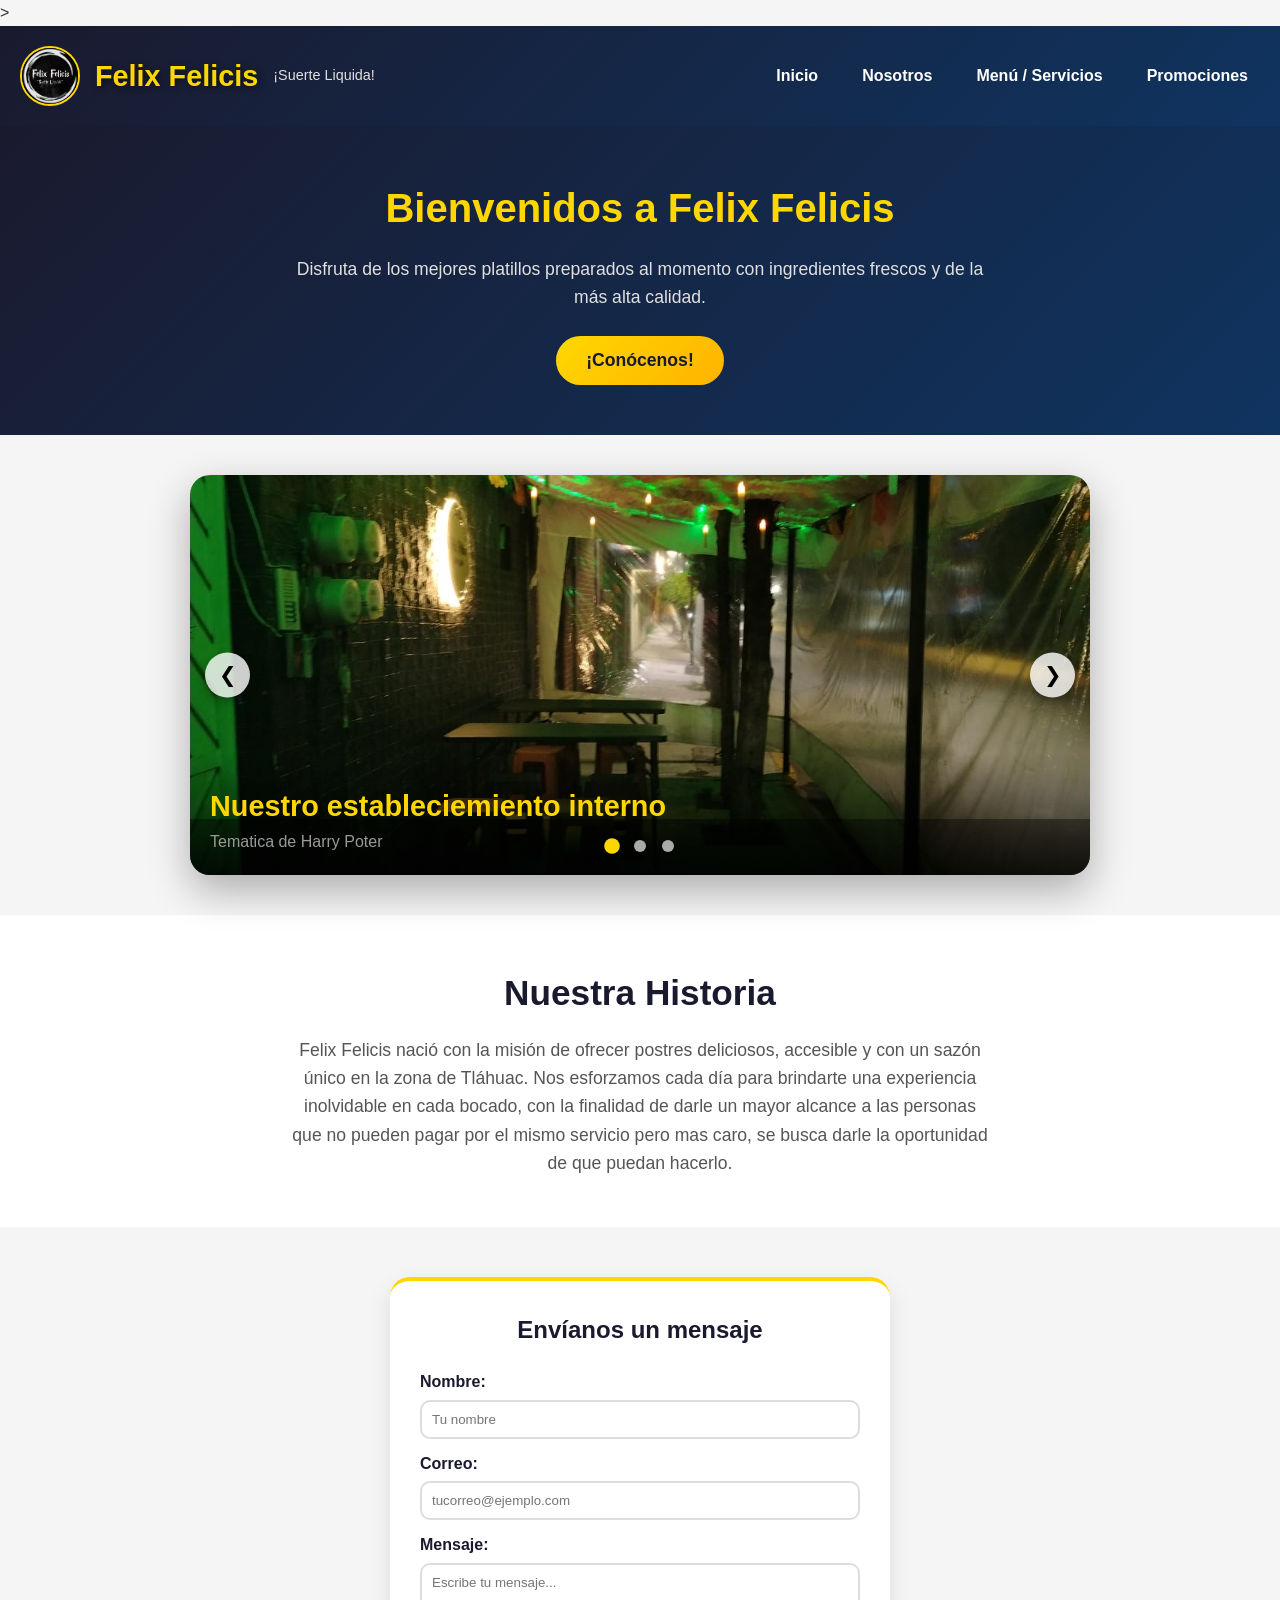
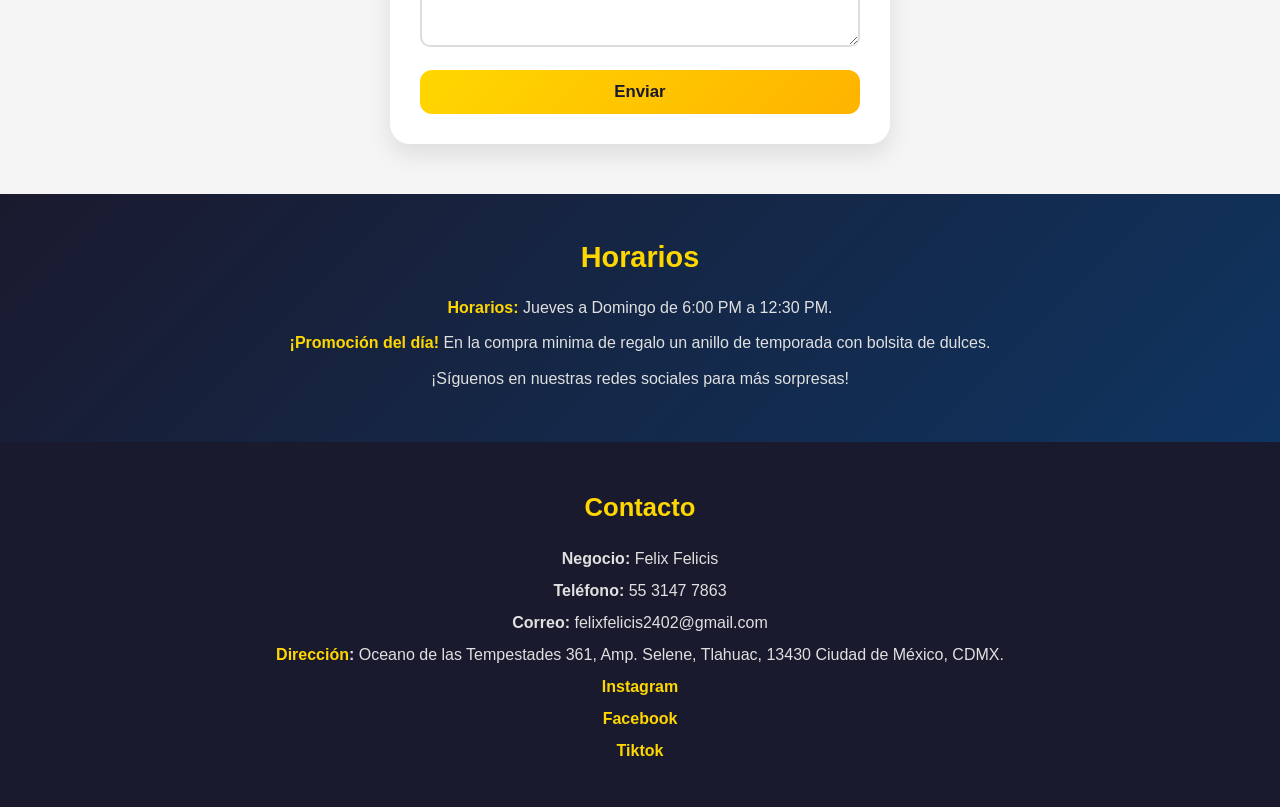
<file: index.html>
<!DOCTYPE html>
<html lang="es">
<head>
    <meta charset="UTF-8">
    <meta name="viewport" content="width=device-width, initial-scale=1.0">
    <title>Flelix Felicis - Comida Rápida</title>
    
   <link rel="stylesheet" href="css/estilos.css.css">
 >
</head>
<body>

    <header>
        <div class="logo-container">
            <img src="img/icono.jpeg" alt="Logo Felix Felicis" class="logo">
            <h1>Felix Felicis</h1>
            <p>¡Suerte Liquida!</p>
        </div>
        
        <nav id="menu">
            <ul>
                <li><a href="#inicio">Inicio</a></li>
                <li><a href="#nosotros">Nosotros</a></li>
                <li><a href="Menu.html">Menú / Servicios</a></li>
                <li><a href="Promociones.html">Promociones</a></li>
                
                
            </ul>
        </nav>

        
        <button class="menu-toggle" onclick="toggleMenu()">&#9776;</button>
    </header>

    <main>
        
        <section id="inicio">
            <h2>Bienvenidos a Felix Felicis</h2>
            <p>Disfruta de los mejores platillos preparados al momento con ingredientes frescos y de la más alta calidad.</p>

        
            <button class="btn-bienvenida" onclick="mostrarBienvenida()">¡Conócenos!</button>
        </section>

       
        <section class="slider">
            <div class="slides">
                <div class="slide active">
                    <img src="img/lugar .jpeg" alt="lugar">
                    <div class="slide-text">
                        <h3>Nuestro estableciemiento interno</h3>
                        <p>Tematica de Harry Poter</p>
                    </div>
                </div>
                <div class="slide">
                    <img src="img/Lugar1.jpeg" alt="Hamburguesas con tocino y papas">
                    <div class="slide-text">
                        <h3>Establecimineto</h3>
                        <p>Estamos para recibirte</p>
                    </div>
                </div>
                <div class="slide">
                    <img src="img/Lugar2.jpeg" alt="Bonneless">
                    <div class="slide-text">
                        <h3>Sencillo pero bonito</h3>
                        <p> </p>
                    </div>
                </div>
            </div>

            <button class="prev" onclick="cambiarSlide(-1)">&#10094;</button>
            <button class="next" onclick="cambiarSlide(1)">&#10095;</button>

            <div class="dots">
                <span class="dot active" onclick="irASlide(0)"></span>
                <span class="dot" onclick="irASlide(1)"></span>
                <span class="dot" onclick="irASlide(2)"></span>
            </div>
        </section>
        <!-- FIN DEL SLIDER -->

        <article id="nosotros">
            <h2>Nuestra Historia</h2>
            <p>Felix Felicis nació con la misión de ofrecer postres deliciosos, accesible y con un sazón único en la zona de Tláhuac. Nos esforzamos cada día para brindarte una experiencia inolvidable en cada bocado, con la finalidad de darle un mayor alcance a las personas que no pueden pagar por el mismo servicio pero mas caro, se busca darle la oportunidad de que puedan hacerlo.</p>
        </article>

        <!-- FORMULARIO INTERACTIVO -->
        <section class="formulario">
            <h2>Envíanos un mensaje</h2>
            <form id="formContacto" onsubmit="return enviarFormulario(event)">
                <label for="nombre">Nombre:</label>
                <input type="text" id="nombre" placeholder="Tu nombre">
                
                <label for="correo">Correo:</label>
                <input type="email" id="correo" placeholder="tucorreo@ejemplo.com">
                
                <label for="mensaje">Mensaje:</label>
                <textarea id="mensaje" rows="4" placeholder="Escribe tu mensaje..."></textarea>
                
                <button type="submit">Enviar</button>
            </form>
            <p id="mensajeExito" class="oculto">¡Gracias! Tu mensaje fue enviado correctamente. 😊</p>
        </section>

    </main>

    <aside>
        <h3> Horarios</h3>
        <p><strong>Horarios:</strong> Jueves a Domingo de 6:00 PM a 12:30 PM.</p>
        <p><strong>¡Promoción del día!</strong> En la compra minima de regalo un anillo de temporada con bolsita de dulces.</p>
        <p>¡Síguenos en nuestras redes sociales para más sorpresas!</p>
    </aside>

    <footer id="contacto">
        <h3>Contacto</h3>
        <p><strong>Negocio:</strong> Felix Felicis</p>
        <p><strong>Teléfono:</strong> 55 3147 7863</p>
        <p><strong>Correo:</strong> felixfelicis2402@gmail.com</p>
        
        <p><strong><a href="https://maps.app.goo.gl/RXEpuy8UTJZSbnDA7?g_st=ic" target="_blank">Dirección</a>:</strong> Oceano de las Tempestades 361, Amp. Selene, Tlahuac, 13430 Ciudad de México, CDMX.</p>
        <p><strong><a href="https://www.instagram.com/felix_felicis2402?igsh=MTJ3a3l5dmdza2oxbg==">Instagram</a></strong></p>
        <p><strong><a href="https://www.facebook.com/share/1DNjs97FNY/?mibextid=wwXIfr">Facebook</a></strong></p>
        <p><strong><a href="https://www.tiktok.com/@felixfelicis863?_r=1&_d=f55e99074c0m61&sec_uid=MS4wLjABAAAANvTuSax7vzeP313TZFrgUDKjZGfFw4YsPufjK46YPTtG0yG5NrtM2NuvioV313Fe&share_author_id=7556816651242505217&sharer_language=es&source=h5_m&u_code=eeahe398ile4cm&timestamp=1793977814&user_id=7373571640448435206&sec_user_id=MS4wLjABAAAAYtyteFhJ-nlu_PzxhVEWvYPIkMmwZBYFMO6fpd2C0vy5H-9fI2J7fKqR4M6IL5Ca&item_author_type=2&utm_source=whatsapp&utm_campaign=client_share&utm_medium=android&share_iid=7703941511780222738&share_link_id=0df6d3c2-b6ad-437b-bd6f-02d452b61b5c&share_app_id=1233&ugbiz_name=ACCOUNT&ug_btm=b6880%2Cb2878&social_share_type=5&share_enter_from=others_homepage&item_author_type=2&enable_checksum=1">Tiktok</a></strong></p>
        


   

    <!-- ===== JAVASCRIPT ===== -->
    <script>
        
        function toggleMenu() {
            document.getElementById('menu').classList.toggle('abierto');
        }

       
        function mostrarBienvenida() {
            alert('¡Bienvenido a Felix Felicis! 🪄 Somos tu poción de la suerte en Tláhuac. Tacos, hamburguesas y hot dogs preparados al momento. ¡Ven y prueba la magia!');
        }

       
        let slideIndex = 0;
        const slides = document.querySelectorAll('.slide');
        const dots = document.querySelectorAll('.dot');

        function mostrarSlide(n) {
            if (n >= slides.length) slideIndex = 0;
            if (n < 0) slideIndex = slides.length - 1;

            slides.forEach((s, i) => {
                s.classList.remove('active');
                dots[i].classList.remove('active');
            });

            slides[slideIndex].classList.add('active');
            dots[slideIndex].classList.add('active');
        }

        function cambiarSlide(direccion) {
            slideIndex += direccion;
            mostrarSlide(slideIndex);
        }

        function irASlide(n) {
            slideIndex = n;
            mostrarSlide(slideIndex);
        }

        setInterval(() => { slideIndex++; mostrarSlide(slideIndex); }, 4000);
        mostrarSlide(slideIndex);

        // ===== 4. CALCULADORA DE PRECIOS =====
        function calcularTotal() {
            const tacos = parseInt(document.getElementById('cantTacos').value) || 0;
            const hamburguesas = parseInt(document.getElementById('cantHamburguesas').value) || 0;
            const hotdogs = parseInt(document.getElementById('cantHotdogs').value) || 0;

            const total = (tacos * 15) + (hamburguesas * 45) + (hotdogs * 25);

            document.getElementById('resultadoCalculo').textContent =
                'Tu orden: ' + tacos + ' tacos, ' + hamburguesas + ' hamburguesas, ' + hotdogs + ' hot dogs. Total: $' + total;
        }

        // ===== 5. FORMULARIO INTERACTIVO =====
        function enviarFormulario(evento) {
            evento.preventDefault();

            const nombre = document.getElementById('nombre').value;
            const correo = document.getElementById('correo').value;
            const mensaje = document.getElementById('mensaje').value;

            if (nombre === '' || correo === '' || mensaje === '') {
                alert('Por favor llena todos los campos.');
                return false;
            }

            if (!correo.includes('@')) {
                alert('Escribe un correo válido.');
                return false;
            }

            document.getElementById('mensajeExito').classList.remove('oculto');
            document.getElementById('formContacto').reset();
            return false;
        }


        
    </script>

</body>
</html>
</file>
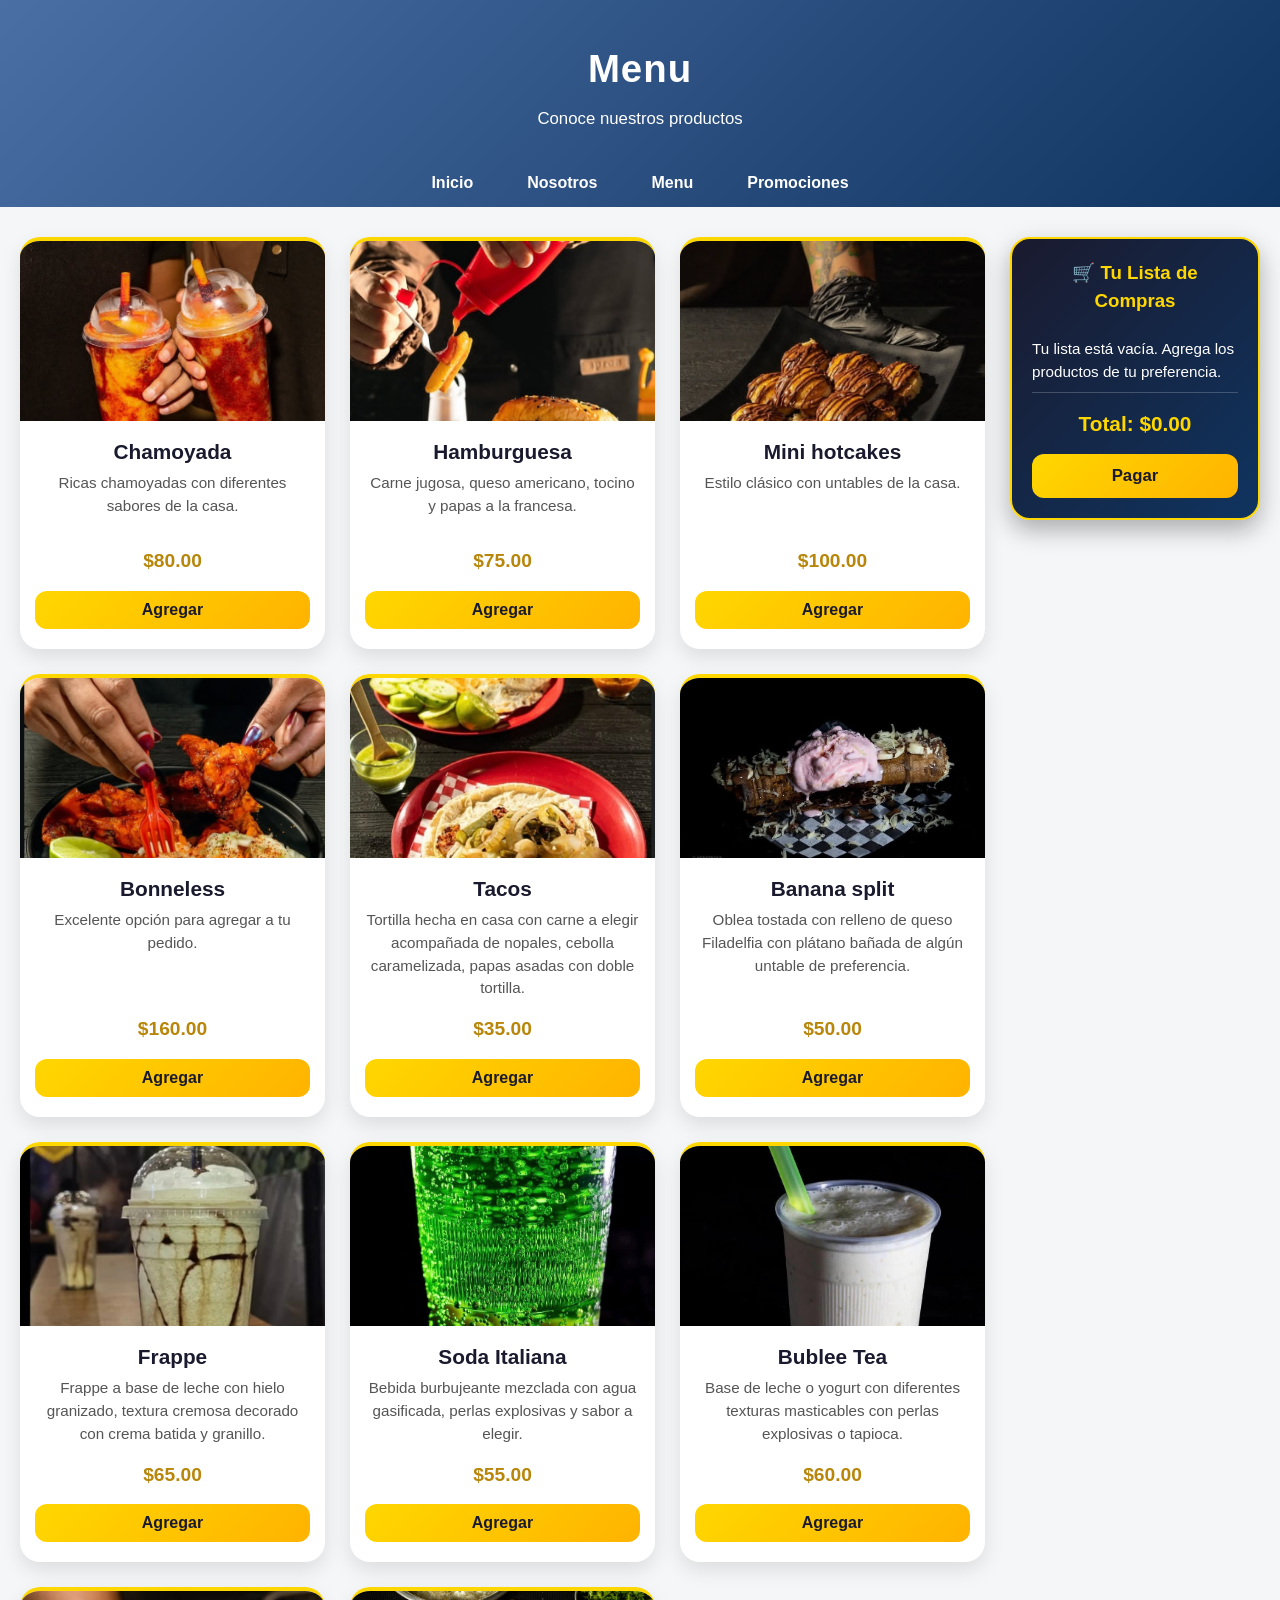
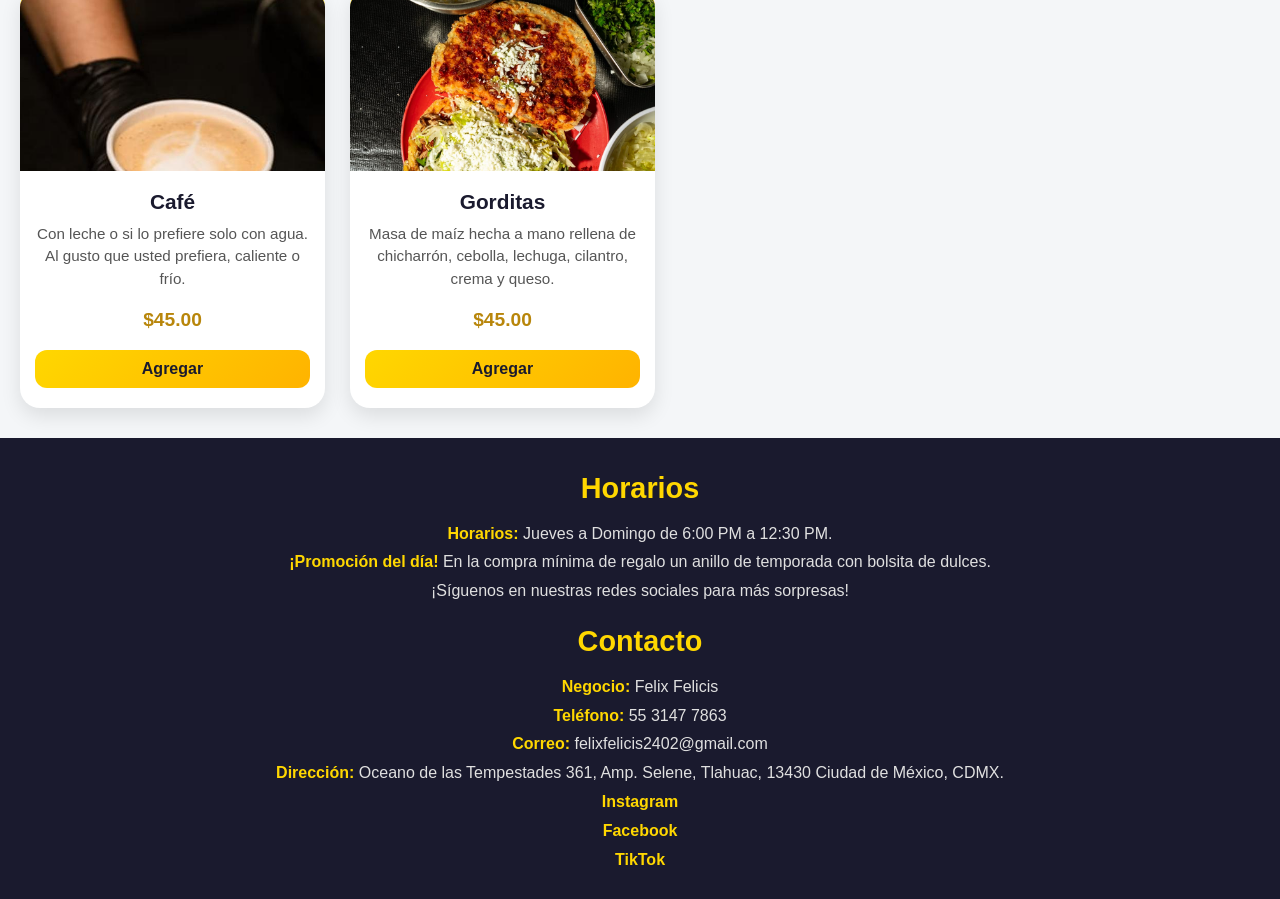
<file: Menu.html>
<!DOCTYPE html>
<html lang="es">
<head>
    <meta charset="UTF-8">
    <meta name="viewport" content="width=device-width, initial-scale=1.0">
    <title>Mi Catálogo</title>
    <link rel="stylesheet" href="css/EstiloMenu.css">
</head>

<body>

    <header>
        <h1>Menu</h1>
        <p>Conoce nuestros productos</p>

        <nav class="menu">
            <ul>
                <li><a href="index.html">Inicio</a></li>
                <li><a href="index.html">Nosotros</a></li>
                <li><a href="Menu.html">Menu</a></li>
                <li><a href="Promociones.html">Promociones</a></li>
            </ul>
        </nav>
    </header>


    <div class="contenido">

        <main class="contenedor" id="productos">

            <article class="tarjeta">
                <img src="img/chamoyadas.jpeg" alt="Chamoyadas">
                <h2>Chamoyada</h2>
                <p>Ricas chamoyadas con diferentes sabores de la casa.</p>
                <p class="precio">$80.00</p>
                <button onclick="agregar('Chamoyada', 80)">Agregar</button>
            </article>

            <article class="tarjeta">
                <img src="img/Hamburguesa.jpeg" alt="Hamburguesa">
                <h2>Hamburguesa</h2>
                <p>Carne jugosa, queso americano, tocino y papas a la francesa.</p>
                <p class="precio">$75.00</p>
                <button onclick="agregar('Hamburguesa', 75)">Agregar</button>
            </article>

            <article class="tarjeta">
                <img src="img/mini hotcakes.jpeg" alt="Mini hotcakes">
                <h2>Mini hotcakes</h2>
                <p>Estilo clásico con untables de la casa.</p>
                <p class="precio">$100.00</p>
                <button onclick="agregar('Mini hotcakes', 100)">Agregar</button>
            </article>

            <article class="tarjeta">
                <img src="img/plato con manos.jpeg" alt="Bonneless">
                <h2>Bonneless</h2>
                <p>Excelente opción para agregar a tu pedido.</p>
                <p class="precio">$160.00</p>
                <button onclick="agregar('Bonneless', 160)">Agregar</button>
            </article>

            <article class="tarjeta">
                <img src="img/Tacos.jpeg" alt="Tacos">
                <h2>Tacos</h2>
                <p>Tortilla hecha en casa con carne a elegir acompañada de nopales, cebolla caramelizada, papas asadas con doble tortilla.</p>
                <p class="precio">$35.00</p>
                <button onclick="agregar('Tacos', 35)">Agregar</button>
            </article>

            <article class="tarjeta">
                <img src="img/BananaSplit.jpeg" alt="Banana split">
                <h2>Banana split</h2>
                <p>Oblea tostada con relleno de queso Filadelfia con plátano bañada de algún untable de preferencia.</p>
                <p class="precio">$50.00</p>
                <button onclick="agregar('Banana split', 50)">Agregar</button>
            </article>

            <article class="tarjeta">
                <img src="img/Frappe.jpeg" alt="Frappe">
                <h2>Frappe</h2>
                <p>Frappe a base de leche con hielo granizado, textura cremosa decorado con crema batida y granillo.</p>
                <p class="precio">$65.00</p>
                <button onclick="agregar('Frappe', 65)">Agregar</button>
            </article>

            <article class="tarjeta">
                <img src="img/Soda.jpeg" alt="Soda">
                <h2>Soda Italiana</h2>
                <p>Bebida burbujeante mezclada con agua gasificada, perlas explosivas y sabor a elegir.</p>
                <p class="precio">$55.00</p>
                <button onclick="agregar('Soda Italiana', 55)">Agregar</button>
            </article>

            <article class="tarjeta">
                <img src="img/Bublee tea.jpeg" alt="Bublee Tea">
                <h2>Bublee Tea</h2>
                <p>Base de leche o yogurt con diferentes texturas masticables con perlas explosivas o tapioca.</p>
                <p class="precio">$60.00</p>
                <button onclick="agregar('Bublee Tea', 60)">Agregar</button>
            </article>

            <article class="tarjeta">
                <img src="img/Cafe.jpeg" alt="Cafe">
                <h2>Café</h2>
                <p>Con leche o si lo prefiere solo con agua. Al gusto que usted prefiera, caliente o frío.</p>
                <p class="precio">$45.00</p>
                <button onclick="agregar('Café', 45)">Agregar</button>
            </article>

            <article class="tarjeta">
                <img src="img/Gorditas.jpeg" alt="Gorditas">
                <h2>Gorditas</h2>
                <p>Masa de maíz hecha a mano rellena de chicharrón, cebolla, lechuga, cilantro, crema y queso.</p>
                <p class="precio">$45.00</p>
                <button onclick="agregar('Gorditas', 45)">Agregar</button>
            </article>

        </main>

        <!-- LISTA DE COMPRAS -->

        <aside class="lista-compras">

            <h3>🛒 Tu Lista de Compras</h3>

            <ul id="listaProductos">
                <li>Tu lista está vacía. Agrega los productos de tu preferencia.</li>
            </ul>

            <p class="total">
                Total: <span id="total">$0.00</span>
            </p>

            <button class="btn-pagar" onclick="pagar()">Pagar</button>

        </aside>

    </div>

    <!-- FOOTER -->

    <footer>

        <section class="horarios">

            <h3>Horarios</h3>

            <p><strong>Horarios:</strong> Jueves a Domingo de 6:00 PM a 12:30 PM.</p>

            <p><strong>¡Promoción del día!</strong> En la compra mínima de regalo un anillo de temporada con bolsita de dulces.</p>

            <p>¡Síguenos en nuestras redes sociales para más sorpresas!</p>

        </section>

        <section id="contacto">

            <h3>Contacto</h3>

            <p><strong>Negocio:</strong> Felix Felicis</p>

            <p><strong>Teléfono:</strong> 55 3147 7863</p>

            <p><strong>Correo:</strong> felixfelicis2402@gmail.com</p>

            <p>
                <strong>
                    <a href="https://maps.app.goo.gl/RXEpuy8UTJZSbnDA7?g_st=ic" target="_blank">Dirección</a>:
                </strong>
                Oceano de las Tempestades 361, Amp. Selene, Tlahuac, 13430 Ciudad de México, CDMX.
            </p>

            <p>
                <strong>
                    <a href="https://www.instagram.com/felix_felicis2402?igsh=MTJ3a3l5dmdza2oxbg==" target="_blank">Instagram</a>
                </strong>
            </p>

            <p>
                <strong>
                    <a href="https://www.facebook.com/share/1DNjs97FNY/?mibextid=wwXIfr" target="_blank">Facebook</a>
                </strong>
            </p>

            <p>
                <strong>
                    <a href="https://www.tiktok.com/@felixfelicis863" target="_blank">TikTok</a>
                </strong>
            </p>

        </section>

    </footer>

    <script>

        let carrito = [];

        function agregar(nombre, precio) {

            const productoExistente = carrito.find(p => p.nombre === nombre);

            if (productoExistente) {
                productoExistente.cantidad++;
            } else {
                carrito.push({
                    nombre: nombre,
                    precio: precio,
                    cantidad: 1
                });
            }

            mostrarLista();
        }

        function mostrarLista() {

            const lista = document.getElementById('listaProductos');
            const totalSpan = document.getElementById('total');

            if (carrito.length === 0) {

                lista.innerHTML = '<li>Tu lista está vacía. Agrega productos.</li>';
                totalSpan.textContent = '$0.00';

                return;
            }

            let total = 0;
            let html = '';

            carrito.forEach(producto => {

                const subtotal = producto.precio * producto.cantidad;

                total += subtotal;

                html += '<li>' + producto.nombre + ' x' + producto.cantidad +
                        ' <span>=$' + subtotal.toFixed(2) + '</span></li>';
            });

            lista.innerHTML = html;
            totalSpan.textContent = '$' + total.toFixed(2);
        }

        function pagar() {

            if (carrito.length === 0) {

                alert('Tu lista está vacía. Agrega productos primero.');

                return;
            }

            let resumen = 'Tu pedido:\n';
            let total = 0;

            carrito.forEach(producto => {

                const subtotal = producto.precio * producto.cantidad;

                total += subtotal;

                resumen += producto.nombre + ' x' + producto.cantidad +
                           ' = $' + subtotal.toFixed(2) + '\n';
            });

            resumen += '\nTotal: $' + total.toFixed(2);

            alert(resumen);

            carrito = [];

            mostrarLista();
        }

    </script>

</body>
</html>
</file>
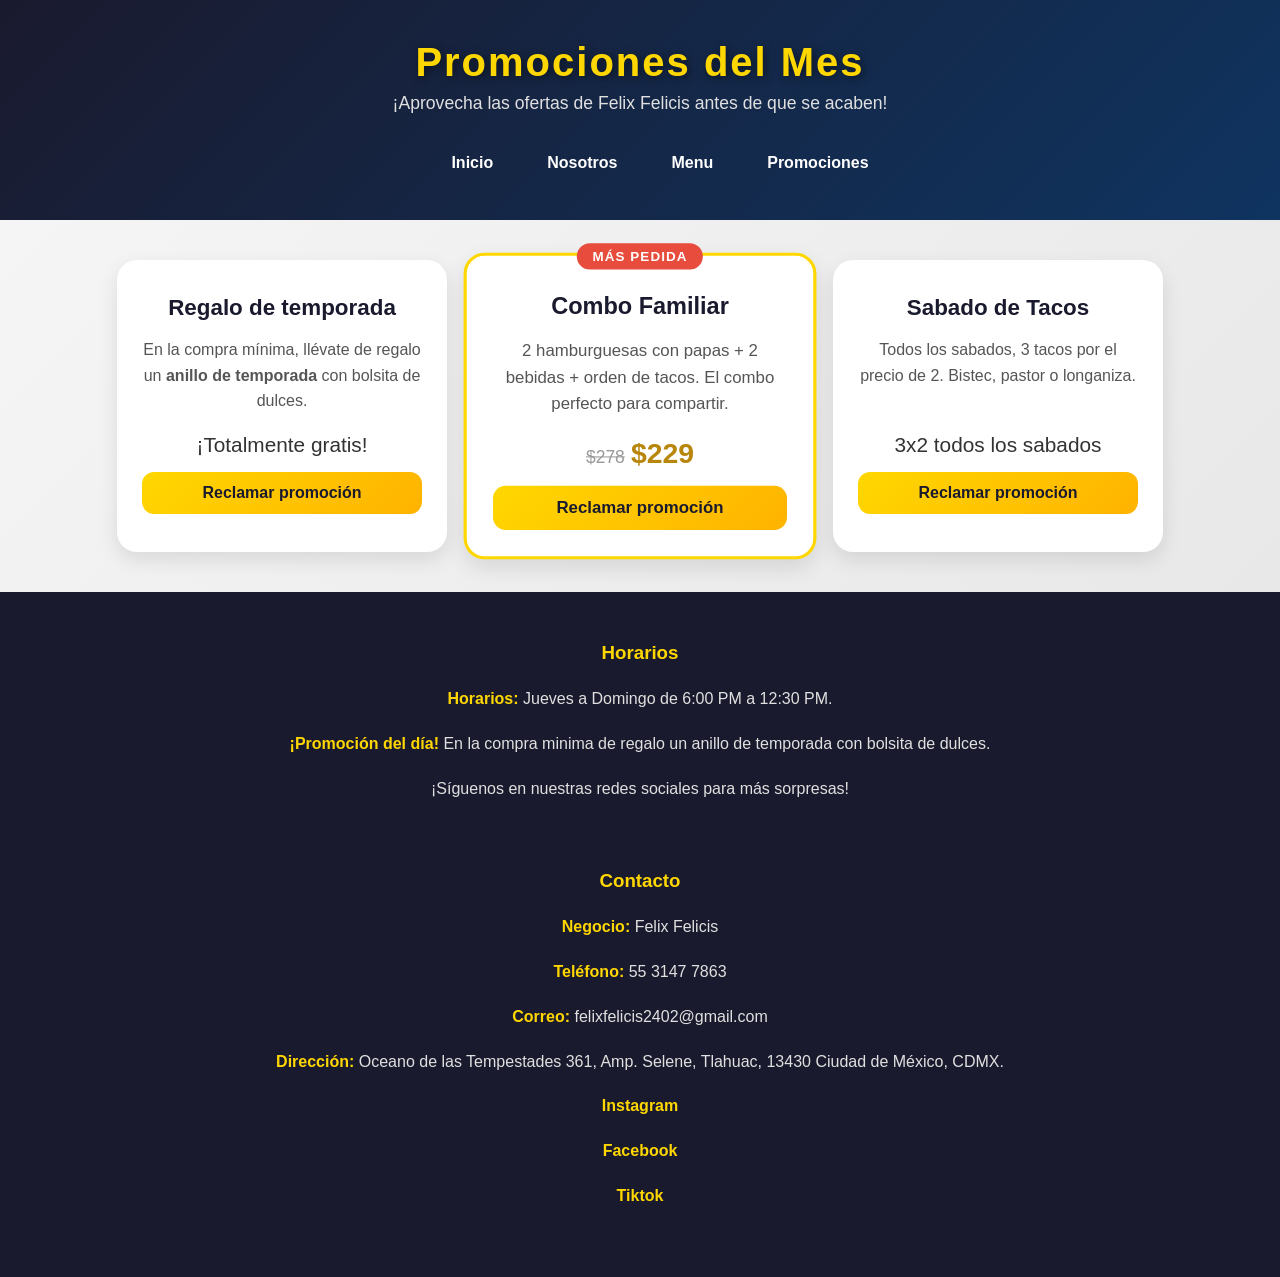
<file: Promociones.html>
<!DOCTYPE html>
<html lang="es">
<head>
    <meta charset="UTF-8">
    <meta name="viewport" content="width=device-width, initial-scale=1.0">
    <title>Promociones del Mes - Felix Felicis</title>
    <link rel="stylesheet" href="css/EstiloPromo.css">
   

</head>
<body>

    <header class="Encabezado">
        <h1> Promociones del Mes </h1>
        <p>¡Aprovecha las ofertas de Felix Felicis antes de que se acaben!</p>
        <nav class="menu">
            <ul>
                <li><a href="index.html">Inicio</a></li>
                <li><a href="index.html">Nosotros</a></li>
                <li><a href="Menu.html">Menu</a></li>
                <li><a href="Promociones.html">Promociones</a></li>
                
                
            </ul>
        </nav>
    </header>

    <main>

        <!-- Promociones -->
        <section class="promos">
            <div class="promo">
                <div class="promo-icon"></div>
                <h3>Regalo de temporada</h3>
                <p class="promo-detalle">En la compra mínima, llévate de regalo un <strong>anillo de temporada</strong> con bolsita de dulces.</p>
                <p class="promo-valor">¡Totalmente gratis!</p>
                <button class="btn-reclamar" onclick="reclamarPromo('Regalo de temporada')">Reclamar promoción</button>
            </div>

            <div class="promo destacada">
                <span class="etiqueta">MÁS PEDIDA</span>
                <div class="promo-icon"></div>
                <h3>Combo Familiar</h3>
                <p class="promo-detalle">2 hamburguesas con papas + 2 bebidas + orden de tacos. El combo perfecto para compartir.</p>
                <p class="promo-valor"><del>$278</del> <strong>$229</strong></p>
                <button class="btn-reclamar" onclick="reclamarPromo('Combo Familiar')">Reclamar promoción</button>
            </div>

            <div class="promo">
                <div class="promo-icon"></div>
                <h3>Sabado de Tacos</h3>
                <p class="promo-detalle">Todos los sabados, 3 tacos por el precio de 2. Bistec, pastor o longaniza.</p>
                <p class="promo-valor">3x2 todos los sabados</p>
                <button class="btn-reclamar" onclick="reclamarPromo('Martes de Tacos')">Reclamar promoción</button>
            </div>
        </section>

        <!-- Mensaje de confirmación -->
        <p id="mensajePromo" class="oculto"></p>
    </main>

    <footer>
        <aside>
            <h3> Horarios</h3>
            <p><strong>Horarios:</strong> Jueves a Domingo de 6:00 PM a 12:30 PM.</p>
            <p><strong>¡Promoción del día!</strong> En la compra minima de regalo un anillo de temporada con bolsita de dulces.</p>
            <p>¡Síguenos en nuestras redes sociales para más sorpresas!</p>
        </aside>
    
        <footer id="contacto">
            <h3>Contacto</h3>
            <p><strong>Negocio:</strong> Felix Felicis</p>
            <p><strong>Teléfono:</strong> 55 3147 7863</p>
            <p><strong>Correo:</strong> felixfelicis2402@gmail.com</p>
            
            <p><strong><a href="https://maps.app.goo.gl/RXEpuy8UTJZSbnDA7?g_st=ic" target="_blank">Dirección</a>:</strong> Oceano de las Tempestades 361, Amp. Selene, Tlahuac, 13430 Ciudad de México, CDMX.</p>
            <p><strong><a href="https://www.instagram.com/felix_felicis2402?igsh=MTJ3a3l5dmdza2oxbg==">Instagram</a></strong></p>
            <p><strong><a href="https://www.facebook.com/share/1DNjs97FNY/?mibextid=wwXIfr">Facebook</a></strong></p>
            <p><strong><a href="https://www.tiktok.com/@felixfelicis863?_r=1&_d=f55e99074c0m61&sec_uid=MS4wLjABAAAANvTuSax7vzeP313TZFrgUDKjZGfFw4YsPufjK46YPTtG0yG5NrtM2NuvioV313Fe&share_author_id=7556816651242505217&sharer_language=es&source=h5_m&u_code=eeahe398ile4cm&timestamp=1793977814&user_id=7373571640448435206&sec_user_id=MS4wLjABAAAAYtyteFhJ-nlu_PzxhVEWvYPIkMmwZBYFMO6fpd2C0vy5H-9fI2J7fKqR4M6IL5Ca&item_author_type=2&utm_source=whatsapp&utm_campaign=client_share&utm_medium=android&share_iid=7703941511780222738&share_link_id=0df6d3c2-b6ad-437b-bd6f-02d452b61b5c&share_app_id=1233&ugbiz_name=ACCOUNT&ug_btm=b6880%2Cb2878&social_share_type=5&share_enter_from=others_homepage&item_author_type=2&enable_checksum=1">Tiktok</a></strong></p>
    </footer>

    <script>
        // ===== 1. CONTADOR REGRESIVO =====
        // Fecha de fin de la promoción (fin de mes)
        const finPromo = new Date('2026-11-30T23:59:59');

        function actualizarContador() {
            const ahora = new Date();
            const diferencia = finPromo - ahora;

            if (diferencia <= 0) {
                document.getElementById('dias').textContent = 0;
                document.getElementById('horas').textContent = 0;
                document.getElementById('minutos').textContent = 0;
                document.getElementById('segundos').textContent = 0;
                return;
            }

            const dias = Math.floor(diferencia / (1000 * 60 * 60 * 24));
            const horas = Math.floor((diferencia % (1000 * 60 * 60 * 24)) / (1000 * 60 * 60));
            const minutos = Math.floor((diferencia % (1000 * 60 * 60)) / (1000 * 60));
            const segundos = Math.floor((diferencia % (1000 * 60)) / 1000);

            document.getElementById('dias').textContent = dias;
            document.getElementById('horas').textContent = horas;
            document.getElementById('minutos').textContent = minutos;
            document.getElementById('segundos').textContent = segundos;
        }

        // Actualizar cada segundo
        setInterval(actualizarContador, 1000);
        actualizarContador();

        // ===== 2. RECLAMAR PROMOCIÓN =====
        function reclamarPromo(nombrePromo) {
            const nombre = prompt('¡Genial que quieras la ' + nombrePromo + '! 🎉\n\n¿Cuál es tu nombre?');

            if (nombre === null || nombre.trim() === '') {
                alert('No se pudo reclamar. Escribe tu nombre para continuar.');
                return;
            }

            const mensaje = document.getElementById('mensajePromo');
            mensaje.classList.remove('oculto');
            mensaje.textContent = '🎊 ¡' + nombre + ', tu promoción "' + nombrePromo + '" está reservada! Menciónala al hacer tu pedido al 55 3147 7863. ¡Te esperamos!';

            // Ocultar el mensaje después de 6 segundos
            setTimeout(() => {
                mensaje.classList.add('oculto');
            }, 8000);
        }
    </script>

</body>
</html>
</file>
<file: css/estilos.css.css>
/* ===== GENERAL ===== */
* {
    margin: 0;
    padding: 0;
    box-sizing: border-box;
}

body {
    font-family: 'Segoe UI', Tahoma, Geneva, Verdana, sans-serif;
    background: #f5f5f5;
    color: #333;
    line-height: 1.6;
}

/* ===== ENCABEZADO ===== */
header {
    background: linear-gradient(135deg, #1a1a2e, #0f3460);
    padding: 20px;
    display: flex;
    align-items: center;
    justify-content: space-between;
    position: relative;
    flex-wrap: wrap;
}

.logo-container {
    display: flex;
    align-items: center;
    gap: 15px;
}

.logo {
    width: 60px;
    height: 60px;
    border-radius: 50%;
    border: 2px solid #ffd700;
}

.logo-container h1 {
    color: #ffd700;
    font-size: 1.8em;
    text-shadow: 2px 2px 6px rgba(0,0,0,0.5);
}

.logo-container p {
    font-size: 0.9em;
    color: #e0e0e0;
}

/* ===== MENÚ DE NAVEGACIÓN ===== */
nav ul {
    list-style: none;
    display: flex;
    gap: 20px;
}

nav a {
    color: #fff;
    text-decoration: none;
    font-weight: 600;
    padding: 8px 12px;
    border-radius: 8px;
    transition: background 0.3s, color 0.3s;
}

nav a:hover {
    background: #ffd700;
    color: #1a1a2e;
}

.menu-toggle {
    display: none;
    background: none;
    border: none;
    font-size: 2em;
    color: #ffd700;
    cursor: pointer;
}

/* ===== SECCIÓN INICIO ===== */
#inicio {
    text-align: center;
    padding: 50px 20px;
    background: linear-gradient(135deg, #1a1a2e, #0f3460);
    color: #fff;
}

#inicio h2 {
    color: #ffd700;
    font-size: 2.5em;
    margin-bottom: 15px;
}

#inicio p {
    max-width: 700px;
    margin: 0 auto 25px;
    font-size: 1.1em;
    color: #e0e0e0;
}

.btn-bienvenida {
    background: linear-gradient(135deg, #ffd700, #ffb300);
    color: #1a1a2e;
    border: none;
    padding: 14px 30px;
    border-radius: 25px;
    font-size: 1.1em;
    font-weight: bold;
    cursor: pointer;
    transition: transform 0.2s, box-shadow 0.2s;
}

.btn-bienvenida:hover {
    transform: translateY(-3px);
    box-shadow: 0 8px 20px rgba(255, 215, 0, 0.4);
}

/* ===== SLIDER ===== */
.slider {
    max-width: 900px;
    margin: 40px auto;
    position: relative;
    overflow: hidden;
    border-radius: 20px;
    box-shadow: 0 15px 40px rgba(0,0,0,0.3);
}

.slide {
    display: none;
    position: relative;
}

.slide.active { display: block; }

.slide img {
    width: 100%;
    height: 400px;
    object-fit: cover;
    display: block;
}

.slide-text {
    position: absolute;
    bottom: 0;
    left: 0;
    right: 0;
    background: linear-gradient(transparent, rgba(0,0,0,0.8));
    color: #fff;
    padding: 30px 20px 20px;
}

.slide-text h3 {
    color: #ffd700;
    font-size: 1.8em;
}

.prev, .next {
    position: absolute;
    top: 50%;
    transform: translateY(-50%);
    background: rgba(255, 255, 255, 0.8);
    border: none;
    width: 45px;
    height: 45px;
    border-radius: 50%;
    font-size: 1.3em;
    cursor: pointer;
    box-shadow: 0 4px 10px rgba(0,0,0,0.3);
    transition: background 0.3s;
    z-index: 10;
}

.prev:hover, .next:hover { background: #ffd700; }
.prev { left: 15px; }
.next { right: 15px; }

.dots {
    text-align: center;
    padding: 15px;
    background: rgba(0, 0, 0, 0.4);
    position: absolute;
    bottom: 0;
    left: 0;
    right: 0;
}

.dot {
    display: inline-block;
    width: 12px;
    height: 12px;
    margin: 0 6px;
    background: #aaa;
    border-radius: 50%;
    cursor: pointer;
    transition: background 0.3s, transform 0.3s;
}

.dot.active {
    background: #ffd700;
    transform: scale(1.3);
}

/* ===== MENÚ / SERVICIOS ===== */
#servicios {
    padding: 50px 20px;
    text-align: center;
}

#servicios h2 {
    color: #1a1a2e;
    font-size: 2.2em;
    margin-bottom: 30px;
}

.menu-items {
    display: flex;
    justify-content: center;
    gap: 25px;
    flex-wrap: wrap;
    margin-bottom: 40px;
}

.item {
    background: #fff;
    border-radius: 20px;
    padding: 25px;
    width: 280px;
    box-shadow: 0 8px 20px rgba(0,0,0,0.1);
    transition: transform 0.3s, box-shadow 0.3s;
    border-top: 4px solid #ffd700;
}

.item:hover {
    transform: translateY(-8px);
    box-shadow: 0 15px 30px rgba(0,0,0,0.2);
}

.item h3 {
    color: #1a1a2e;
    font-size: 1.4em;
    margin-bottom: 10px;
}

.item p {
    color: #555;
    line-height: 1.6;
}

.precio {
    font-size: 1.4em;
    font-weight: bold;
    color: #b8860b !important;
    margin-top: 10px;
}

/* ===== CALCULADORA ===== */
.calculadora {
    background: linear-gradient(135deg, #1a1a2e, #0f3460);
    color: #fff;
    border-radius: 20px;
    padding: 30px;
    max-width: 500px;
    margin: 0 auto;
    box-shadow: 0 10px 25px rgba(0,0,0,0.3);
}

.calculadora h3 {
    color: #ffd700;
    font-size: 1.5em;
    margin-bottom: 20px;
}

.calculadora label {
    display: block;
    margin: 12px 0;
    font-size: 1.05em;
}

.calculadora input[type="number"] {
    width: 70px;
    padding: 8px;
    border: 2px solid #ffd700;
    border-radius: 10px;
    background: #fff;
    font-size: 1em;
    text-align: center;
    margin-left: 8px;
}

.calculadora button {
    background: linear-gradient(135deg, #ffd700, #ffb300);
    color: #1a1a2e;
    border: none;
    padding: 12px 25px;
    border-radius: 12px;
    font-size: 1.05em;
    font-weight: bold;
    cursor: pointer;
    margin-top: 15px;
    transition: transform 0.2s;
}

.calculadora button:hover { transform: translateY(-3px); }

#resultadoCalculo {
    margin-top: 15px;
    font-weight: bold;
    color: #ffd700;
}

/* ===== NOSOTROS ===== */
#nosotros {
    padding: 50px 20px;
    background: #fff;
    text-align: center;
}

#nosotros h2 {
    color: #1a1a2e;
    font-size: 2.2em;
    margin-bottom: 15px;
}

#nosotros p {
    max-width: 700px;
    margin: 0 auto;
    color: #555;
    font-size: 1.1em;
}

/* ===== FORMULARIO ===== */
.formulario {
    max-width: 500px;
    margin: 50px auto;
    padding: 30px;
    background: #fff;
    border-radius: 20px;
    box-shadow: 0 10px 25px rgba(0,0,0,0.1);
    border-top: 4px solid #ffd700;
}

.formulario h2 {
    color: #1a1a2e;
    text-align: center;
    margin-bottom: 20px;
}

.formulario label {
    display: block;
    margin: 12px 0 5px;
    font-weight: 600;
    color: #1a1a2e;
}

.formulario input, .formulario textarea {
    width: 100%;
    padding: 10px;
    border: 2px solid #ddd;
    border-radius: 10px;
    font-family: inherit;
    transition: border-color 0.3s;
}

.formulario input:focus, .formulario textarea:focus {
    outline: none;
    border-color: #ffd700;
}

.formulario button {
    background: linear-gradient(135deg, #ffd700, #ffb300);
    color: #1a1a2e;
    border: none;
    padding: 12px 25px;
    border-radius: 12px;
    font-size: 1.05em;
    font-weight: bold;
    cursor: pointer;
    margin-top: 15px;
    width: 100%;
    transition: transform 0.2s;
}

.formulario button:hover { transform: translateY(-3px); }

.oculto { display: none; }
#mensajeExito {
    color: #28a745;
    text-align: center;
    font-weight: bold;
    margin-top: 15px;
}

/* ===== ASIDE ===== */
aside {
    background: linear-gradient(135deg, #1a1a2e, #0f3460);
    color: #fff;
    padding: 40px 20px;
    text-align: center;
}

aside h3 {
    color: #ffd700;
    font-size: 1.8em;
    margin-bottom: 15px;
}

aside p {
    margin: 10px 0;
    color: #e0e0e0;
}

aside strong { color: #ffd700; }

/* ===== FOOTER ===== */
footer {
    background: #1a1a2e;
    color: #e0e0e0;
    padding: 40px 20px;
    text-align: center;
    line-height: 2;
}

footer h3 {
    color: #ffd700;
    font-size: 1.6em;
    margin-bottom: 10px;
}

footer a {
    color: #ffd700;
    text-decoration: none;
}

footer a:hover { text-decoration: underline; }

/* ===== BOTÓN TEMA ===== */
.tema {
    position: fixed;
    bottom: 20px;
    right: 20px;
    background: linear-gradient(135deg, #ffd700, #ffb300);
    color: #1a1a2e;
    border: none;
    padding: 12px 16px;
    border-radius: 25px;
    font-weight: bold;
    cursor: pointer;
    box-shadow: 0 4px 10px rgba(0,0,0,0.3);
    z-index: 999;
    transition: transform 0.2s;
}

.tema:hover { transform: translateY(-3px); }

/* ===== MODO OSCURO ===== */
body.oscuro {
    background: #121212;
    color: #eee;
}

body.oscuro .item,
body.oscuro .formulario,
body.oscuro #nosotros {
    background: #1e1e1e;
    color: #eee;
}

body.oscuro .item p,
body.oscuro #nosotros p {
    color: #ccc;
}

body.oscuro .formulario input,
body.oscuro .formulario textarea {
    background: #2a2a2a;
    color: #fff;
    border-color: #555;
}

/* ===== RESPONSIVE ===== */
@media (max-width: 768px) {
    .menu-toggle {
        display: block;
        position: absolute;
        top: 20px;
        right: 20px;
    }

    #menu {
        display: none;
        width: 100%;
    }

    #menu.abierto { display: block; }
    #menu ul { flex-direction: column; text-align: center; gap: 10px; }
    .item { width: 90%; }
    .slide img { height: 250px; }
}
</file>
<file: css/EstiloMenu.css>
* {
    margin: 0;
    padding: 0;
    box-sizing: border-box;
}

html, body {
    width: 100%;
    margin: 0;
    padding: 0;
}

body {
    font-family: "Segoe UI", Roboto, Helvetica, Arial, sans-serif;
    background-color: #f4f6f8;
    color: #2b2b2b;
    line-height: 1.5;
    min-height: 100vh;
    display: flex;
    flex-direction: column;
}

/* ===== ENCABEZADO ===== */

body > header {
    background: linear-gradient(135deg, #4a6fa5, #0f3460);
    color: #fff;
    text-align: center;
    padding: 40px 20px 0;
    width: 100%;
}

header h1 {
    font-size: 2.4rem;
    letter-spacing: 1px;
    color: white;
    text-align: center;
}

header p {
    margin-top: 8px;
    font-size: 1.05rem;
    color: white;
    text-align: center;
}

/* ===== MENU DE NAVEGACION ===== */

.menu {
    margin-top: 28px;
    width: 100%;
}

.menu ul {
    list-style: none;
    display: flex;
    justify-content: center;
    flex-wrap: wrap;
    gap: 6px;
}

.menu a {
    display: block;
    padding: 12px 24px;
    color: #fff;
    text-decoration: none;
    font-weight: 600;
    border-radius: 8px 8px 0 0;
    transition: background-color 0.25s ease;
}

.menu a:hover {
    background-color: rgba(255, 255, 255, 0.22);
}

/* ===== CONTENEDOR PRINCIPAL ===== */

.contenido {
    display: flex;
    gap: 25px;
    padding: 30px 20px;
    width: 100%;
    max-width: 1400px;
    margin: 0 auto;
    align-items: flex-start;
    flex: 1;
}

/* ===== CONTENEDOR DE TARJETAS ===== */

.contenedor {
    flex: 1;
    min-width: 0;
    display: grid;
    grid-template-columns: repeat(3, minmax(0, 1fr));
    gap: 25px;
}

/* ===== TARJETAS ===== */

.tarjeta {
    background-color: #fff;
    border-radius: 20px;
    overflow: hidden;
    box-shadow: 0 8px 20px rgba(0, 0, 0, 0.1);
    border-top: 4px solid #ffd700;
    transition: transform 0.3s, box-shadow 0.3s;
    text-align: center;
    padding-bottom: 20px;
    display: flex;
    flex-direction: column;
    width: 100%;
    min-width: 0;
}

.tarjeta:hover {
    transform: translateY(-8px);
    box-shadow: 0 15px 30px rgba(0, 0, 0, 0.2);
}

.tarjeta img {
    width: 100%;
    height: 180px;
    object-fit: cover;
    display: block;
}

.tarjeta h2 {
    color: #1a1a2e;
    margin: 15px 0 5px;
    padding: 0 10px;
    font-size: 1.3em;
    overflow-wrap: anywhere;
}

.tarjeta p {
    color: #555;
    padding: 0 15px;
    line-height: 1.5;
    font-size: 0.95em;
    min-height: 60px;
    overflow-wrap: anywhere;
}

.tarjeta .precio {
    color: #b8860b;
    font-weight: bold;
    font-size: 1.2em;
    min-height: auto;
    margin-top: auto;
    padding: 15px;
}

.tarjeta button {
    background: linear-gradient(135deg, #ffd700, #ffb300);
    color: #1a1a2e;
    border: none;
    padding: 10px;
    border-radius: 12px;
    font-weight: bold;
    font-size: 1em;
    cursor: pointer;
    transition: transform 0.2s;
    margin: 0 15px;
}

.tarjeta button:hover {
    transform: translateY(-3px);
}

/* ===== LISTA DE COMPRAS ===== */

.lista-compras {
    width: 250px;
    max-width: 100%;
    flex-shrink: 0;
    background: linear-gradient(135deg, #1a1a2e, #0f3460);
    color: #fff;
    border-radius: 20px;
    padding: 20px;
    box-shadow: 0 10px 25px rgba(0, 0, 0, 0.3);
    border: 2px solid #ffd700;
    position: sticky;
    top: 20px;
}

.lista-compras h3 {
    color: #ffd700;
    margin-bottom: 15px;
    text-align: center;
}

.lista-compras ul {
    list-style: none;
    max-height: 400px;
    overflow-y: auto;
    padding: 0;
    margin: 0;
}

.lista-compras li {
    padding: 8px 0;
    border-bottom: 1px solid rgba(255, 255, 255, 0.2);
    font-size: 0.95em;
    overflow-wrap: anywhere;
    display: flex;
    justify-content: space-between;
    gap: 8px;
}

.lista-compras li span {
    color: #ffd700;
}

.total {
    text-align: center;
    font-size: 1.3em;
    font-weight: bold;
    margin: 15px 0;
    color: #ffd700;
}

.btn-pagar {
    width: 100%;
    background: linear-gradient(135deg, #ffd700, #ffb300);
    color: #1a1a2e;
    border: none;
    padding: 12px;
    border-radius: 12px;
    font-weight: bold;
    font-size: 1.05em;
    cursor: pointer;
    transition: transform 0.2s;
}

.btn-pagar:hover {
    transform: translateY(-3px);
}

/* ===== FOOTER ===== */

footer {
    background-color: #1a1a2e;
    color: #e0e0e0;
    width: 100%;
    max-width: none;
    margin: 0;
    padding: 20px 15px;
    text-align: center;
    line-height: 1.8;
    overflow-wrap: anywhere;
}

footer h3 {
    color: #ffd700;
    font-size: 1.8em;
    margin-bottom: 5px;
}

footer p {
    margin: 0;
    padding: 0;
}

footer strong {
    color: #ffd700;
}

footer a {
    color: #ffd700;
    text-decoration: none;
}

footer a:hover {
    text-decoration: underline;
}

footer section {
    width: 100%;
    margin: 0;
    padding: 5px 0;
}

/* ===== DISEÑO RESPONSIVO ===== */

/* Computadoras pequeñas */

@media (max-width: 1100px) {

    .contenedor {
        grid-template-columns: repeat(2, minmax(0, 1fr));
    }

}

/* Tablets */

@media (max-width: 900px) {

    .contenido {
        flex-direction: column;
        align-items: stretch;
        padding: 20px;
    }

    .contenedor {
        width: 100%;
        grid-template-columns: repeat(2, minmax(0, 1fr));
    }

    .lista-compras {
        width: 100%;
        position: static;
    }

}

/* Celulares */

@media (max-width: 600px) {

    body > header {
        padding: 25px 10px 0;
    }

    header h1 {
        font-size: 1.8rem;
    }

    header p {
        font-size: 0.95rem;
    }

    .menu {
        margin-top: 15px;
    }

    .menu a {
        padding: 10px 12px;
        font-size: 0.9rem;
    }

    .contenido {
        width: 100%;
        padding: 15px;
        gap: 20px;
    }

    .contenedor {
        width: 100%;
        grid-template-columns: 1fr;
        gap: 20px;
    }

    .tarjeta {
        width: 100%;
    }

    .tarjeta img {
        width: 100%;
        height: 200px;
    }

    .lista-compras {
        width: 100%;
        position: static;
    }

    footer {
        width: 100%;
        margin: 0;
        padding: 15px 10px;
        font-size: 0.9rem;
    }

    footer h3 {
        font-size: 1.4em;
    }

}
</file>
<file: css/EstiloPromo.css>
/* ===== FONDO GENERAL ===== */
body {
    background: linear-gradient(135deg, #1a1a2e 0%, #16213e 50%, #0f3460 100%);
    font-family: 'Segoe UI', Tahoma, Geneva, Verdana, sans-serif;
    margin: 0;
    min-height: 100vh;
}


.Encabezado {
    text-align: center;
    padding: 40px 20px 20px;
    color: #ffd700;
}

.Encabezado h1 {
    font-size: 2.8em;
    margin: 0;
    text-shadow: 2px 2px 8px rgba(0,0,0,0.5);
    letter-spacing: 2px;
}

.Encabezado p {
    font-size: 1.2em;
    color: #e0e0e0;
    margin-top: 8px;
}

/* ===== SLIDER ===== */
.slider {
    max-width: 900px;
    margin: 20px auto;
    position: relative;
    overflow: hidden;
    border-radius: 20px;
    box-shadow: 0 15px 40px rgba(0,0,0,0.5);
}

.slider-track {
    display: flex;
    transition: transform 0.5s ease;
}

/* ===== TARJETAS ===== */
.tarjeta {
    min-width: 100%;
    background: #fff;
    border-radius: 20px;
    overflow: hidden;
    display: flex;
    flex-direction: column;
}

.tarjeta img {
    width: 100%;
    height: 280px;
    object-fit: cover;
    display: block;
}

.Informacion {
    padding: 20px 25px 25px;
    flex: 1;
    display: flex;
    flex-direction: column;
}

.Informacion h2 {
    margin: 0 0 10px;
    color: #1a1a2e;
    font-size: 1.6em;
}

.Informacion p {
    color: #555;
    line-height: 1.6;
    margin: 0 0 10px;
    flex: 1;
}

.precio {
    font-size: 1.5em;
    font-weight: bold;
    color: #b8860b !important;
    margin-bottom: 15px !important;
}

/* ===== CAMPO DE CANTIDAD ===== */
.tarjeta label {
    display: block;
    color: #333;
    font-weight: 600;
    margin-bottom: 10px;
}

.tarjeta input[type="number"] {
    width: 70px;
    padding: 8px;
    border: 2px solid #ddd;
    border-radius: 10px;
    font-size: 1em;
    text-align: center;
    margin-left: 8px;
    transition: border-color 0.3s;
}

.tarjeta input[type="number"]:focus {
    outline: none;
    border-color: #ffd700;
}

/* ===== BOTÓN VER DETALLE ===== */
.btn-detalle {
    background: linear-gradient(135deg, #ffd700, #ffb300);
    color: #1a1a2e;
    border: none;
    padding: 12px 20px;
    border-radius: 12px;
    font-size: 1em;
    font-weight: bold;
    cursor: pointer;
    transition: transform 0.2s, box-shadow 0.2s;
    width: 100%;
}

.btn-detalle:hover {
    transform: translateY(-3px);
    box-shadow: 0 8px 20px rgba(255, 215, 0, 0.4);
}

.btn-detalle:active {
    transform: translateY(0);
}

/* ===== BOTONES DE NAVEGACIÓN ===== */
.slider-btn {
    position: absolute;
    top: 50%;
    transform: translateY(-50%);
    background: rgba(255, 255, 255, 0.8);
    border: none;
    width: 45px;
    height: 45px;
    border-radius: 50%;
    font-size: 1.3em;
    cursor: pointer;
    box-shadow: 0 4px 10px rgba(0,0,0,0.3);
    transition: background 0.3s;
    z-index: 10;
}

.slider-btn:hover {
    background: #ffd700;
}

.prev { left: 15px; }
.next { right: 15px; }

/* ===== PUNTOS INDICADORES ===== */
.slider-dots {
    text-align: center;
    padding: 15px;
    background: rgba(0, 0, 0, 0.3);
    position: absolute;
    bottom: 0;
    left: 0;
    right: 0;
}

.dot {
    display: inline-block;
    width: 12px;
    height: 12px;
    margin: 0 6px;
    background: #aaa;
    border-radius: 50%;
    cursor: pointer;
    transition: background 0.3s, transform 0.3s;
}

.dot.activo {
    background: #ffd700;
    transform: scale(1.3);
}
/* ===== ENCABEZADO ===== */
.Encabezado {
    text-align: center;
    padding: 40px 20px 20px;
    background: linear-gradient(135deg, #1a1a2e, #0f3460);
    color: #ffd700;
}

.Encabezado h1 {
    margin: 0;
    font-size: 2.5em;
    text-shadow: 2px 2px 8px rgba(0,0,0,0.5);
}

.Encabezado p {
    color: #e0e0e0;
    margin-top: 8px;
    font-size: 1.1em;
}

/* ===== CONTADOR ===== */
.contador {
    text-align: center;
    padding: 30px 20px;
    background: #fff;
}

.contador h2 {
    color: #1a1a2e;
    margin-bottom: 20px;
}

.contador-cajas {
    display: flex;
    justify-content: center;
    gap: 20px;
    flex-wrap: wrap;
}

.caja {
    background: linear-gradient(135deg, #ffd700, #ffb300);
    color: #1a1a2e;
    width: 90px;
    padding: 15px 0;
    border-radius: 15px;
    box-shadow: 0 6px 15px rgba(255, 215, 0, 0.4);
}

.caja span {
    font-size: 2.2em;
    font-weight: bold;
    display: block;
}

.caja p {
    margin: 5px 0 0;
    font-weight: 600;
    font-size: 0.9em;
}

/* ===== PROMOCIONES ===== */
.promos {
    display: flex;
    justify-content: center;
    gap: 25px;
    flex-wrap: wrap;
    padding: 40px 20px;
    background: linear-gradient(135deg, #f5f5f5, #e8e8e8);
}

.promo {
    background: #fff;
    border-radius: 20px;
    padding: 25px;
    width: 280px;
    text-align: center;
    box-shadow: 0 8px 20px rgba(0,0,0,0.1);
    transition: transform 0.3s, box-shadow 0.3s;
    position: relative;
}

.promo:hover {
    transform: translateY(-8px);
    box-shadow: 0 15px 30px rgba(0,0,0,0.2);
}

.promo-icon {
    font-size: 3em;
    margin-bottom: 10px;
}

.promo h3 {
    color: #1a1a2e;
    margin: 10px 0;
    font-size: 1.4em;
}

.promo-detalle {
    color: #555;
    line-height: 1.6;
    min-height: 80px;
}

.promo-valor {
    font-size: 1.3em;
    margin: 15px 0;
    color: #333;
}

.promo-valor del {
    color: #999;
    font-size: 0.8em;
}

.promo-valor strong {
    color: #b8860b;
    font-size: 1.3em;
}

/* Promo destacada */
.promo.destacada {
    border: 3px solid #ffd700;
    transform: scale(1.05);
}

.promo.destacada:hover {
    transform: scale(1.05) translateY(-8px);
}

.etiqueta {
    position: absolute;
    top: -12px;
    left: 50%;
    transform: translateX(-50%);
    background: #e74c3c;
    color: #fff;
    padding: 5px 15px;
    border-radius: 20px;
    font-size: 0.8em;
    font-weight: bold;
    letter-spacing: 1px;
}

/* ===== BOTÓN RECLAMAR ===== */
.btn-reclamar {
    background: linear-gradient(135deg, #ffd700, #ffb300);
    color: #1a1a2e;
    border: none;
    padding: 12px 20px;
    border-radius: 12px;
    font-weight: bold;
    font-size: 1em;
    cursor: pointer;
    width: 100%;
    transition: transform 0.2s, box-shadow 0.2s;
}

.btn-reclamar:hover {
    transform: translateY(-3px);
    box-shadow: 0 8px 20px rgba(255, 215, 0, 0.5);
}

.btn-reclamar:active {
    transform: translateY(0);
}

/* ===== MENSAJE DE CONFIRMACIÓN ===== */
#mensajePromo {
    text-align: center;
    padding: 20px;
    margin: 20px auto;
    max-width: 600px;
    background: #d4edda;
    color: #155724;
    border-radius: 12px;
    font-weight: bold;
    border: 2px solid #28a745;
}

.oculto { display: none; }



/* ===== RESPONSIVE ===== */
@media (max-width: 768px) {
    .promo { width: 90%; }
    .promo.destacada { transform: none; }
    .promo.destacada:hover { transform: translateY(-8px); }
    .caja { width: 70px; }
    .caja span { font-size: 1.8em; }
}
/* ===== MENÚ EN TARJETAS ===== */
.menu-grid {
    display: flex;
    justify-content: center;
    gap: 25px;
    flex-wrap: wrap;
    padding: 30px 20px;
}

.tarjeta {
    background: #fff;
    border-radius: 20px;
    width: 250px;
    overflow: hidden;
    box-shadow: 0 8px 20px rgba(0,0,0,0.1);
    border-top: 4px solid #ffd700;
    transition: transform 0.3s, box-shadow 0.3s;
    text-align: center;
    padding-bottom: 20px;
}

.tarjeta:hover {
    transform: translateY(-8px);
    box-shadow: 0 15px 30px rgba(0,0,0,0.2);
}

.tarjeta img {
    width: 100%;
    height: 160px;
    object-fit: cover;
}

.tarjeta h3 {
    color: #1a1a2e;
    margin: 15px 0 5px;
    font-size: 1.3em;
}

.tarjeta p {
    color: #555;
    padding: 0 15px;
    line-height: 1.5;
    font-size: 0.95em;
    min-height: 60px;
}

.tarjeta .precio {
    color: #b8860b;
    font-weight: bold;
    font-size: 1.2em;
    min-height: auto;
    margin: 5px 0;
}

.tarjeta button {
    background: linear-gradient(135deg, #ffd700, #ffb300);
    color: #1a1a2e;
    border: none;
    padding: 10px 30px;
    border-radius: 12px;
    font-weight: bold;
    font-size: 1em;
    cursor: pointer;
    transition: transform 0.2s;
}

.tarjeta button:hover { transform: translateY(-3px); }

/* ===== LISTA DE COMPRAS ===== */
.lista-compras {
    position: fixed;
    right: 20px;
    top: 100px;
    width: 300px;
    background: linear-gradient(135deg, #1a1a2e, #0f3460);
    color: #fff;
    border-radius: 20px;
    padding: 20px;
    box-shadow: 0 10px 25px rgba(0,0,0,0.3);
    border: 2px solid #ffd700;
}

.lista-compras h3 {
    color: #ffd700;
    margin-bottom: 15px;
    text-align: center;
}

.lista-compras ul {
    list-style: none;
    max-height: 300px;
    overflow-y: auto;
}

.lista-compras li {
    padding: 8px 0;
    border-bottom: 1px solid rgba(255,255,255,0.2);
    font-size: 0.95em;
}

.lista-compras li span {
    color: #ffd700;
    float: right;
}

.total {
    text-align: center;
    font-size: 1.3em;
    font-weight: bold;
    margin: 15px 0;
    color: #ffd700;
}

.btn-pagar {
    width: 100%;
    background: linear-gradient(135deg, #ffd700, #ffb300);
    color: #1a1a2e;
    border: none;
    padding: 12px;
    border-radius: 12px;
    font-weight: bold;
    font-size: 1.05em;
    cursor: pointer;
    transition: transform 0.2s;
}

.btn-pagar:hover { transform: translateY(-3px); }

/* ===== RESPONSIVE ===== */
@media (max-width: 768px) {
    .menu-grid { justify-content: center; }
    .tarjeta { width: 90%; }
    .lista-compras {
        position: static;
        width: 90%;
        margin: 20px auto;
    }
}
.menu {
    margin-top: 28px;
}

.menu ul {
    list-style: none;
    display: flex;
    justify-content: center;
    flex-wrap: wrap;
    gap: 6px;
}

.menu a {
    display: block;
    padding: 12px 24px;
    color: #fff;
    text-decoration: none;
    font-weight: 600;
    border-radius: 8px 8px 0 0;
    transition: background-color 0.25s ease;
}

.menu a:hover {
    background-color: rgba(255, 255, 255, 0.22);
}
 /* ===== FOOTER ===== */
footer {
    background: #1a1a2e;
    color: #e0e0e0;
    padding: 40px 20px;
    text-align: center;
    line-height: 1,8;
}

footer h3 {
    color: #ffd700;
    font-size: 2.8m;
    margin-bottom: 10px;
}

footer a {
    color: #ffd700;
    text-decoration: none;
}

footer a:hover { text-decoration: underline; }
footer {
    text-align: center;
    padding: 25px 20px;
    background: #1a1a2e;
    color: #e0e0e0;
    line-height: 1.8;
}

footer strong {
    color: #ffd700;
}
</file>
